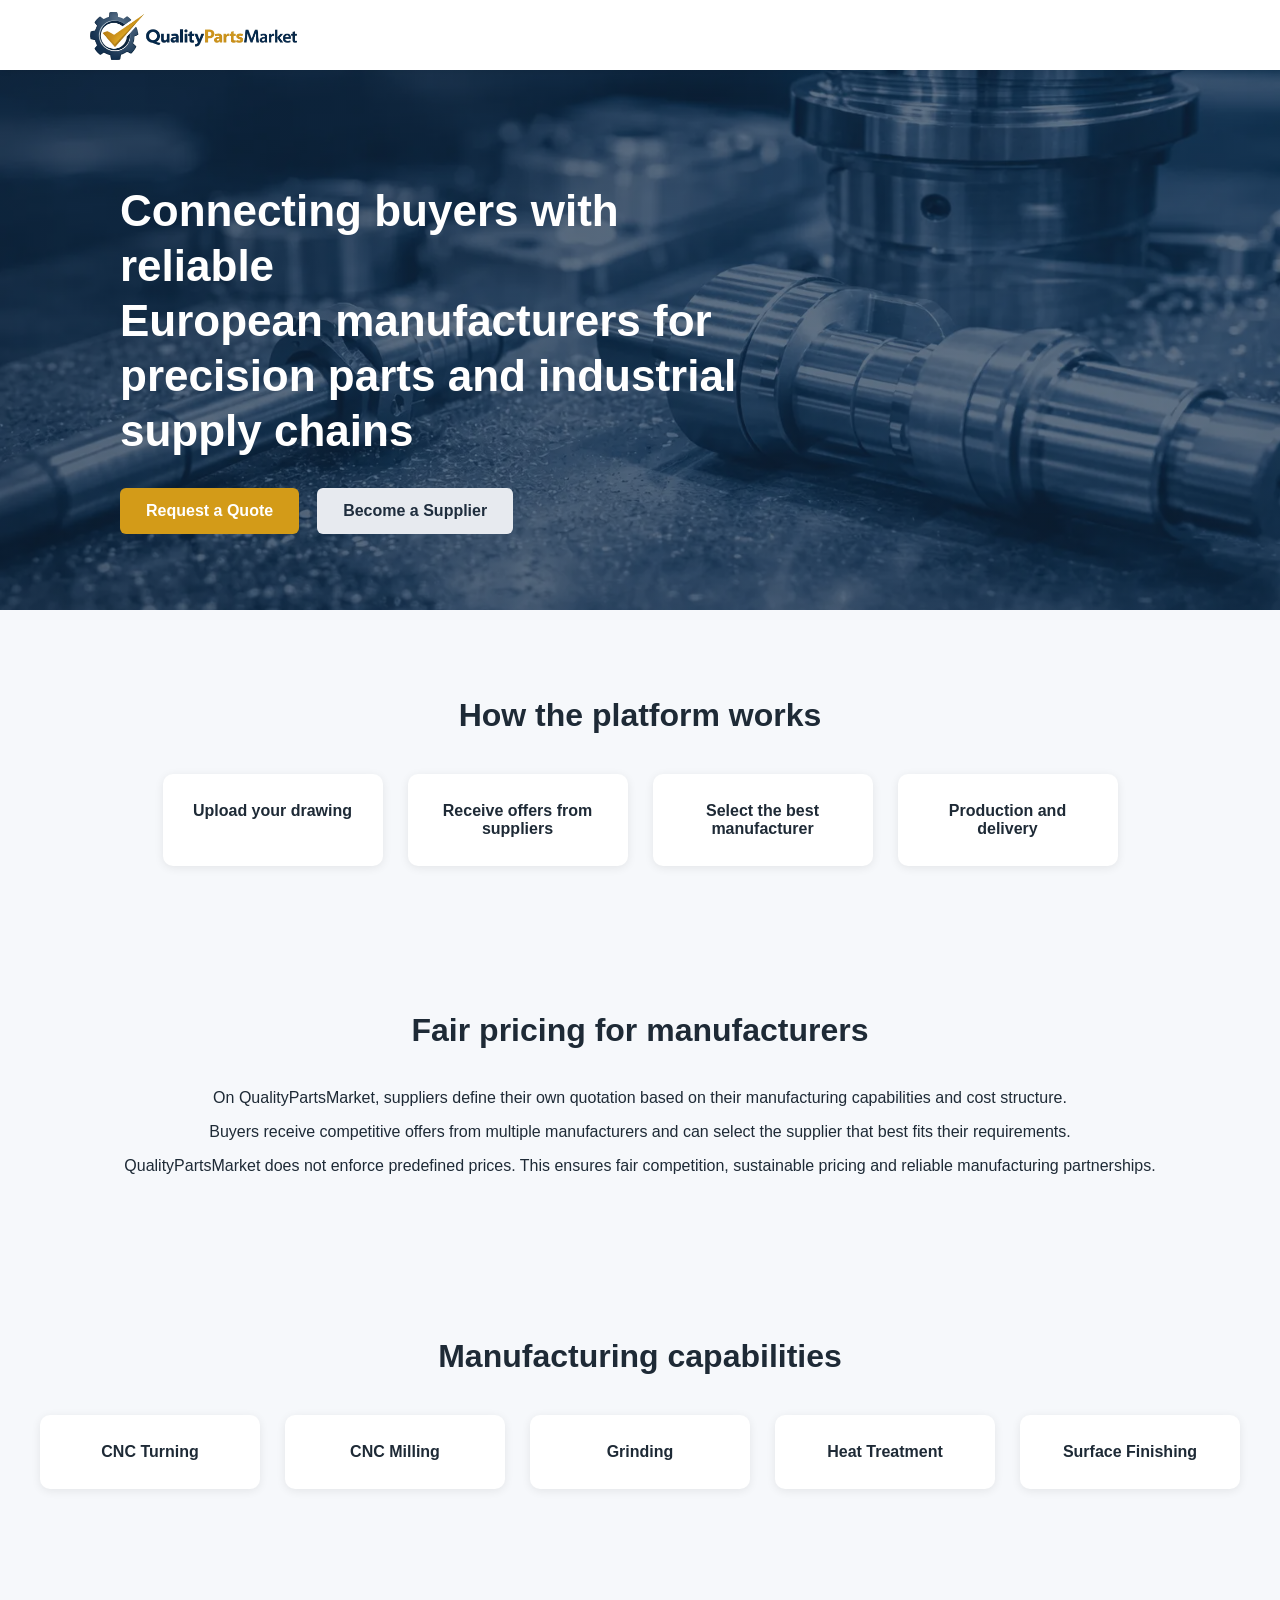
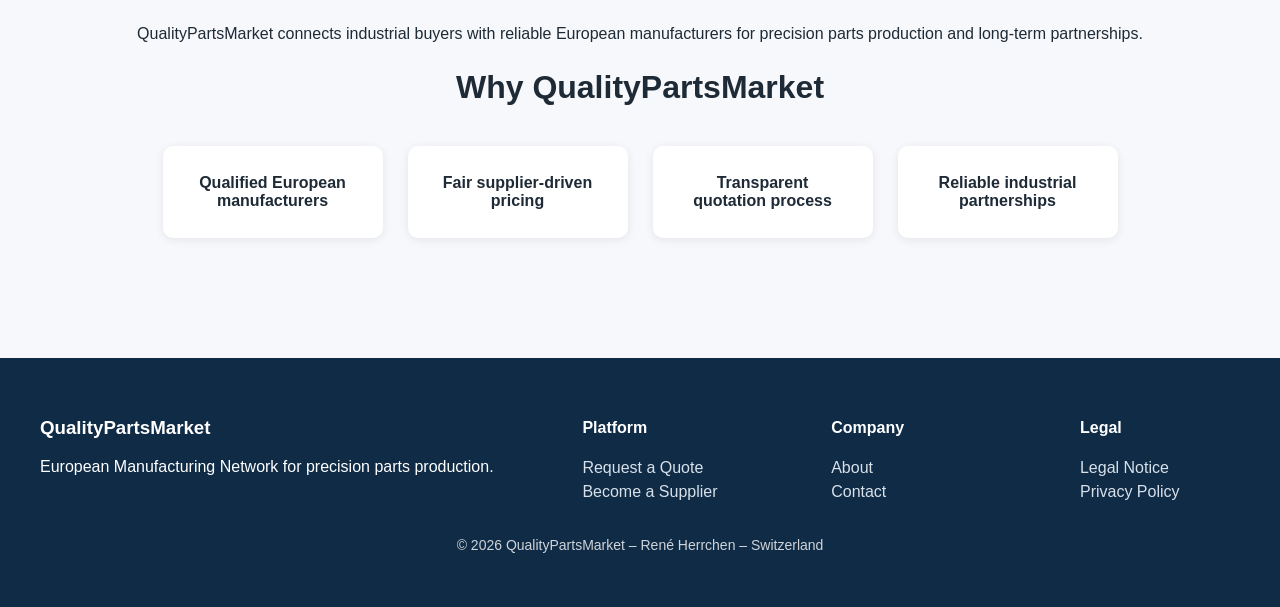
<file: index.html>
<!DOCTYPE html>
<html lang="en">

<head>
<meta http-equiv="X-UA-Compatible" content="IE=edge">
<meta charset="UTF-8">
<meta name="viewport" content="width=device-width, initial-scale=1.0">
 <meta name="google-site-verification" content="YRRh6jvBiPgsqxbRXpFUyRfganm4lP1V1yTXE7MvlhQ" />

<title>QualityPartsMarket | European CNC Machining & Precision Parts Marketplace</title>

<meta name="description" content="QualityPartsMarket connects buyers with reliable European manufacturers for CNC machining, turning, milling, grinding and precision parts production.">

<meta name="keywords" content="CNC machining marketplace, CNC turning Europe, CNC milling suppliers, precision parts manufacturers, European manufacturing network">

<meta name="author" content="QualityPartsMarket">

<meta name="robots" content="index, follow">

<link rel="canonical" href="https://ligone-token.github.io/qualitypartsmarket/">

<!-- Open Graph -->

<meta property="og:title" content="QualityPartsMarket – European Manufacturing Network">
<meta property="og:description" content="Connect with reliable European manufacturers for CNC machining and precision parts production.">
<meta property="og:type" content="website">
<meta property="og:url" content="https://ligone-token.github.io/qualitypartsmarket/">
<meta property="og:image" content="https://ligone-token.github.io/qualitypartsmarket/images/hero.webp">

<!-- Twitter -->

<meta name="twitter:card" content="summary_large_image">
<meta name="twitter:title" content="QualityPartsMarket">
<meta name="twitter:description" content="European marketplace for CNC machining and precision parts manufacturing.">

<!-- Structured Data -->

<script type="application/ld+json">
{
 "@context": "https://schema.org",
 "@type": "Organization",
 "name": "QualityPartsMarket",
 "url": "https://ligone-token.github.io/qualitypartsmarket/",
 "logo": "https://ligone-token.github.io/qualitypartsmarket/logo1.png",
 "description": "European marketplace connecting buyers with manufacturers for CNC machining and precision parts."
}
</script>

<link rel="stylesheet" href="style.css">

</head>

<body>

<header class="header">

<img src="logo1.png" alt="QualityPartsMarket CNC machining marketplace logo" class="logo">

</header>


<section class="hero">

<div class="hero-inner">

<h1>
Connecting buyers with reliable<br>
European manufacturers for<br>
precision parts and industrial supply chains
</h1>

<div class="buttons">

<a href="rfq.html" class="btn-main">Request a Quote</a>
<a href="supplier.html" class="btn-alt">Become a Supplier</a>

</div>

</div>

</section>


<section class="section">

<h2>How the platform works</h2>

<div class="cards">

<a href="rfq.html" class="card">Upload your drawing</a>
<a href="rfq.html" class="card">Receive offers from suppliers</a>
<a href="rfq.html" class="card">Select the best manufacturer</a>
<a href="rfq.html" class="card">Production and delivery</a>

</div>

</section>

 <section class="section">

<h2>Fair pricing for manufacturers</h2>

<p>
On QualityPartsMarket, suppliers define their own quotation based on their
manufacturing capabilities and cost structure.
</p>

<p>
Buyers receive competitive offers from multiple manufacturers and can
select the supplier that best fits their requirements.
</p>

<p>
QualityPartsMarket does not enforce predefined prices. This ensures fair
competition, sustainable pricing and reliable manufacturing partnerships.
</p>

</section>

<section class="section">

<h2>Manufacturing capabilities</h2>

<div class="cards">

<a href="supplier.html" class="card">CNC Turning</a>
<a href="supplier.html" class="card">CNC Milling</a>
<a href="supplier.html" class="card">Grinding</a>
<a href="supplier.html" class="card">Heat Treatment</a>
<a href="supplier.html" class="card">Surface Finishing</a>

</div>

</section>

 <section class="section">

<p>
QualityPartsMarket connects industrial buyers with reliable European
manufacturers for precision parts production and long-term partnerships.
</p>

<h2>Why QualityPartsMarket</h2>

<div class="cards">

<div class="card">
Qualified European manufacturers
</div>

<div class="card">
Fair supplier-driven pricing
</div>

<div class="card">
Transparent quotation process
</div>

<div class="card">
Reliable industrial partnerships
</div>

</div>

</section>
<footer class="footer">

<div class="footer-container">

<div class="footer-col">
<h3>QualityPartsMarket</h3>
<p>European Manufacturing Network for precision parts production.</p>
</div>

<div class="footer-col">
<h4>Platform</h4>
<a href="rfq.html">Request a Quote</a>
<a href="supplier.html">Become a Supplier</a>
</div>

<div class="footer-col">
<h4>Company</h4>
<a href="about.html">About</a>
<a href="contact.html">Contact</a>
</div>

<div class="footer-col">
<h4>Legal</h4>
<a href="legal.html">Legal Notice</a>
<a href="privacy.html">Privacy Policy</a>
</div>

</div>

<p class="footer-bottom">
© 2026 QualityPartsMarket – René Herrchen – Switzerland
</p>

</footer>

</body>
</html>
</file>
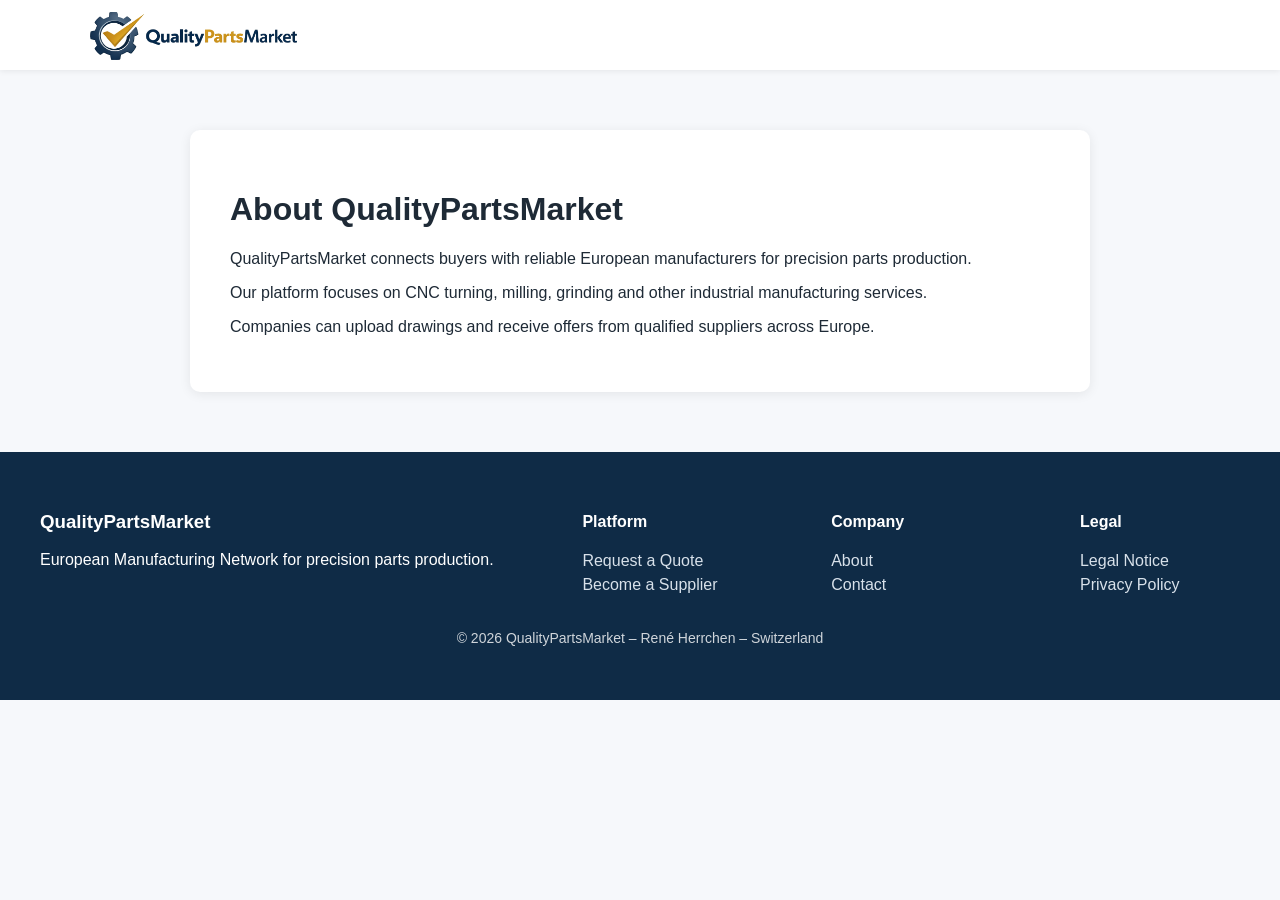
<file: about.html>
<!DOCTYPE html>
<html lang="en">
<head>
<meta charset="UTF-8">
<meta name="viewport" content="width=device-width, initial-scale=1.0">
<title>About | QualityPartsMarket</title>

<link rel="stylesheet" href="style.css">
</head>

<body>

<header class="header">
<img src="logo1.png" class="logo">
</header>

<div class="container">

<h1>About QualityPartsMarket</h1>

<p>
QualityPartsMarket connects buyers with reliable European manufacturers
for precision parts production.
</p>

<p>
Our platform focuses on CNC turning, milling, grinding and other
industrial manufacturing services.
</p>

<p>
Companies can upload drawings and receive offers from qualified suppliers
across Europe.
</p>

</div>
<footer class="footer">

<div class="footer-container">

<div class="footer-col">
<h3>QualityPartsMarket</h3>
<p>European Manufacturing Network for precision parts production.</p>
</div>

<div class="footer-col">
<h4>Platform</h4>
<a href="rfq.html">Request a Quote</a>
<a href="supplier.html">Become a Supplier</a>
</div>

<div class="footer-col">
<h4>Company</h4>
<a href="about.html">About</a>
<a href="contact.html">Contact</a>
</div>

<div class="footer-col">
<h4>Legal</h4>
<a href="legal.html">Legal Notice</a>
<a href="privacy.html">Privacy Policy</a>
</div>

</div>

<p class="footer-bottom">
© 2026 QualityPartsMarket – René Herrchen – Switzerland
</p>

</footer>
</body>
</html>
</file>
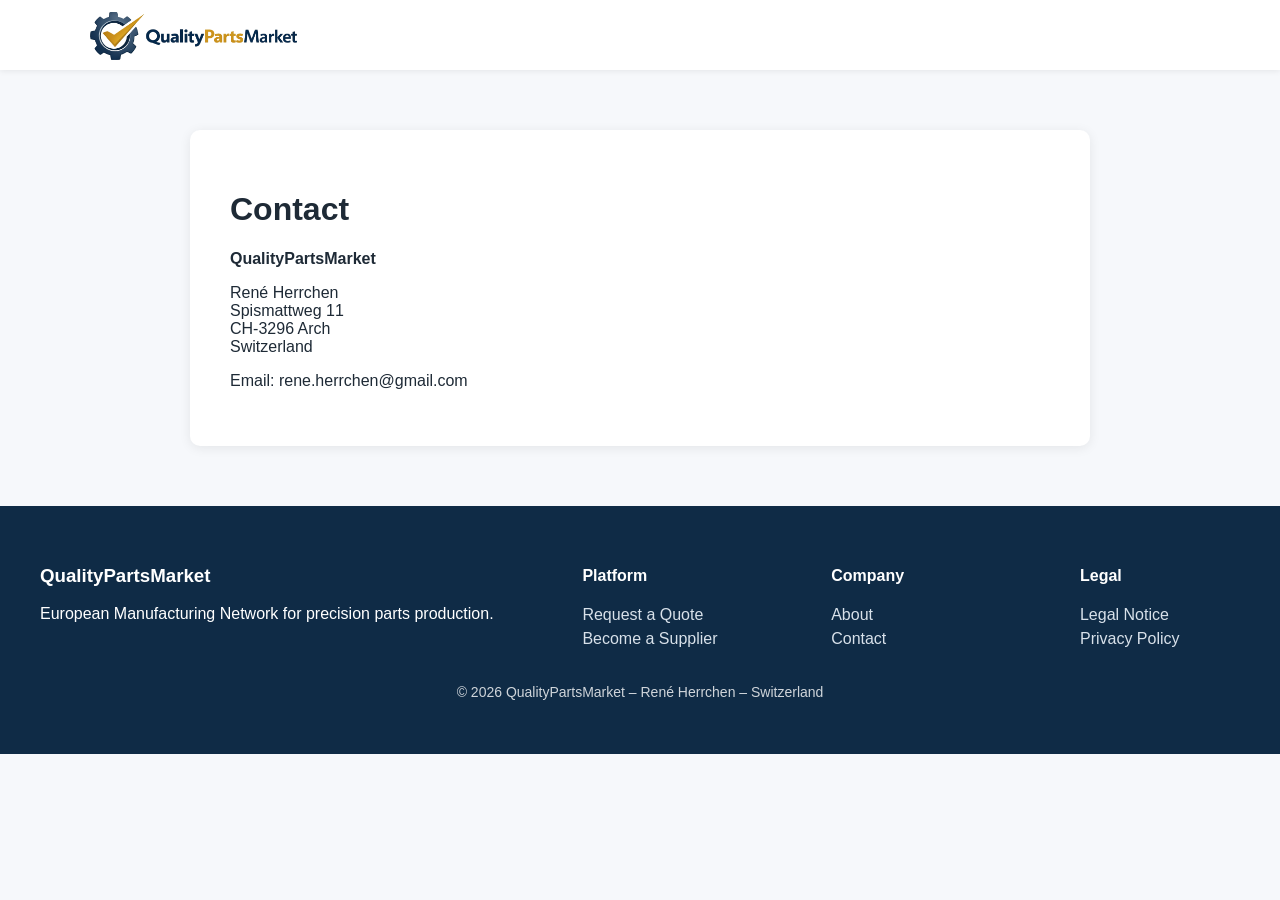
<file: contact.html>
<!DOCTYPE html>
<html lang="en">
<head>
<meta charset="UTF-8">
<meta name="viewport" content="width=device-width, initial-scale=1.0">
<title>Contact | QualityPartsMarket</title>

<link rel="stylesheet" href="style.css">
</head>

<body>

<header class="header">
<img src="logo1.png" class="logo">
</header>

<div class="container">

<h1>Contact</h1>

<p><strong>QualityPartsMarket</strong></p>

<p>
René Herrchen<br>
Spismattweg 11<br>
CH-3296 Arch<br>
Switzerland
</p>

<p>Email: rene.herrchen@gmail.com</p>

</div>
<footer class="footer">

<div class="footer-container">

<div class="footer-col">
<h3>QualityPartsMarket</h3>
<p>European Manufacturing Network for precision parts production.</p>
</div>

<div class="footer-col">
<h4>Platform</h4>
<a href="rfq.html">Request a Quote</a>
<a href="supplier.html">Become a Supplier</a>
</div>

<div class="footer-col">
<h4>Company</h4>
<a href="about.html">About</a>
<a href="contact.html">Contact</a>
</div>

<div class="footer-col">
<h4>Legal</h4>
<a href="legal.html">Legal Notice</a>
<a href="privacy.html">Privacy Policy</a>
</div>

</div>

<p class="footer-bottom">
© 2026 QualityPartsMarket – René Herrchen – Switzerland
</p>

</footer>
</body>
</html>
</file>
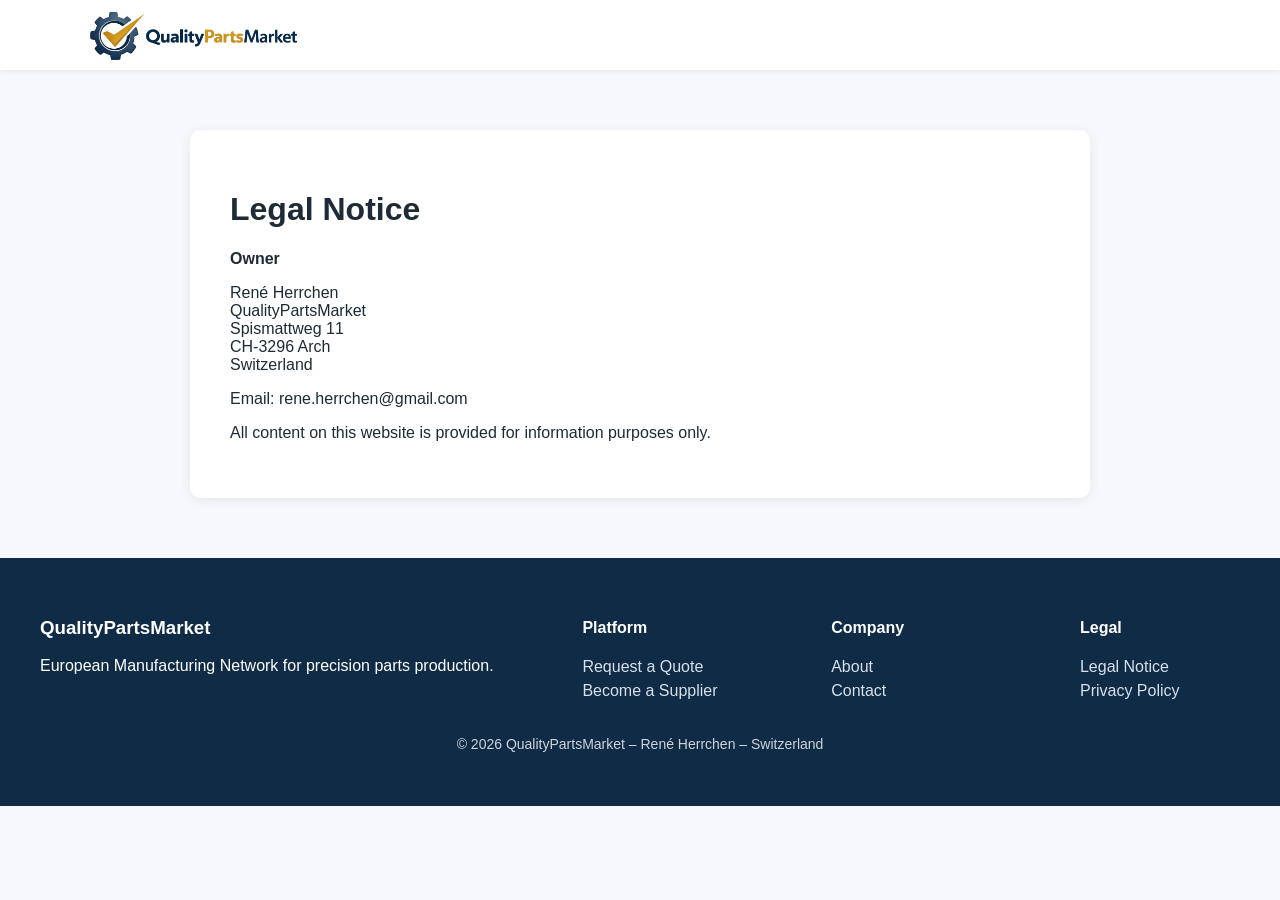
<file: legal.html>
<!DOCTYPE html>
<html lang="en">
<head>
<meta charset="UTF-8">
<meta name="viewport" content="width=device-width, initial-scale=1.0">
<title>Legal Notice | QualityPartsMarket</title>

<link rel="stylesheet" href="style.css">
</head>

<body>

<header class="header">
<img src="logo1.png" class="logo">
</header>

<div class="container">

<h1>Legal Notice</h1>

<p><strong>Owner</strong></p>

<p>
René Herrchen<br>
QualityPartsMarket<br>
Spismattweg 11<br>
CH-3296 Arch<br>
Switzerland
</p>

<p>Email: rene.herrchen@gmail.com</p>

<p>
All content on this website is provided for information purposes only.
</p>

</div>
<footer class="footer">

<div class="footer-container">

<div class="footer-col">
<h3>QualityPartsMarket</h3>
<p>European Manufacturing Network for precision parts production.</p>
</div>

<div class="footer-col">
<h4>Platform</h4>
<a href="rfq.html">Request a Quote</a>
<a href="supplier.html">Become a Supplier</a>
</div>

<div class="footer-col">
<h4>Company</h4>
<a href="about.html">About</a>
<a href="contact.html">Contact</a>
</div>

<div class="footer-col">
<h4>Legal</h4>
<a href="legal.html">Legal Notice</a>
<a href="privacy.html">Privacy Policy</a>
</div>

</div>

<p class="footer-bottom">
© 2026 QualityPartsMarket – René Herrchen – Switzerland
</p>

</footer>
</body>
</html>
</file>
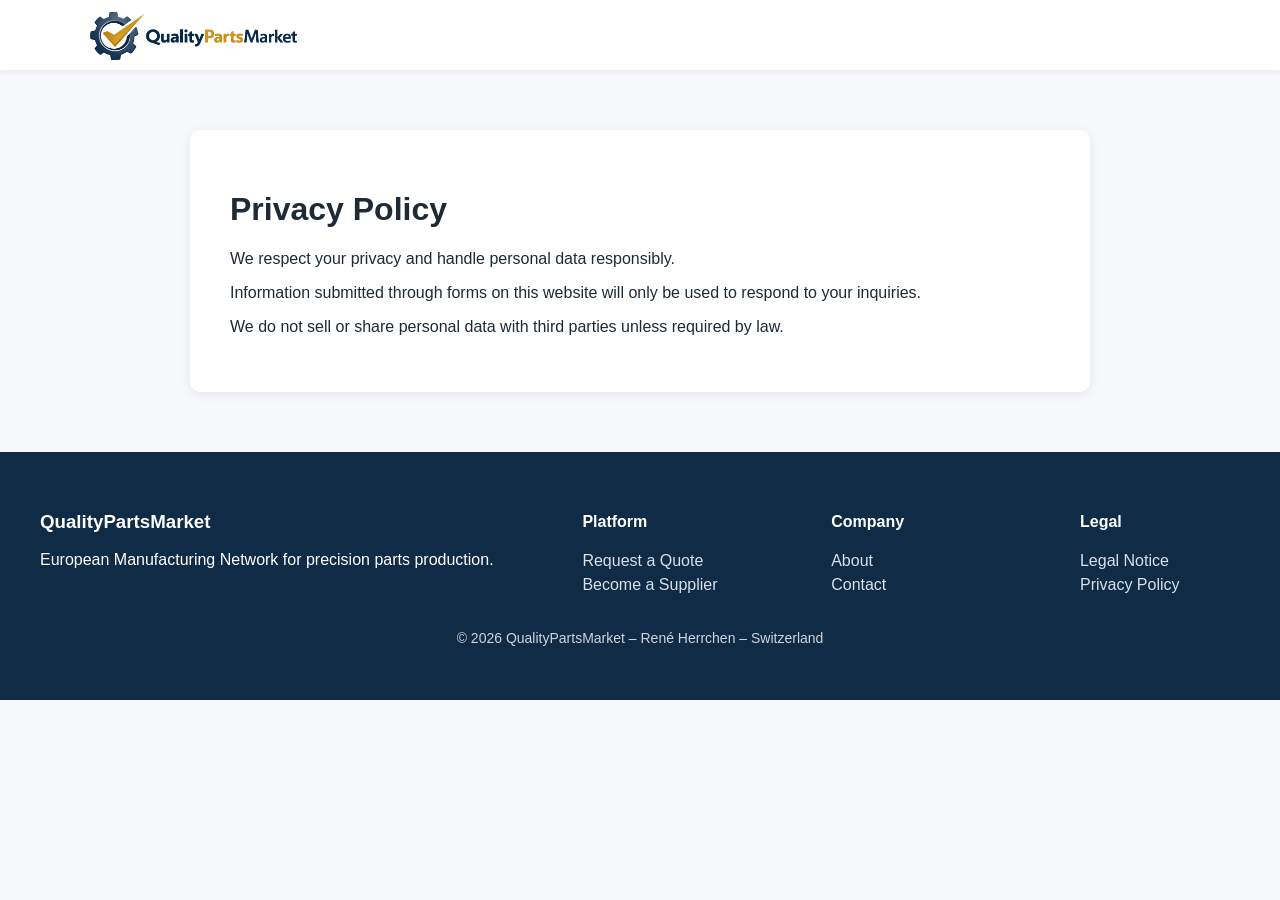
<file: privacy.html>
<!DOCTYPE html>
<html lang="en">
<head>
<meta charset="UTF-8">
<meta name="viewport" content="width=device-width, initial-scale=1.0">
<title>Privacy Policy | QualityPartsMarket</title>

<link rel="stylesheet" href="style.css">
</head>

<body>

<header class="header">
<img src="logo1.png" class="logo">
</header>

<div class="container">

<h1>Privacy Policy</h1>

<p>
We respect your privacy and handle personal data responsibly.
</p>

<p>
Information submitted through forms on this website will only be used
to respond to your inquiries.
</p>

<p>
We do not sell or share personal data with third parties unless required
by law.
</p>

</div>
<footer class="footer">

<div class="footer-container">

<div class="footer-col">
<h3>QualityPartsMarket</h3>
<p>European Manufacturing Network for precision parts production.</p>
</div>

<div class="footer-col">
<h4>Platform</h4>
<a href="rfq.html">Request a Quote</a>
<a href="supplier.html">Become a Supplier</a>
</div>

<div class="footer-col">
<h4>Company</h4>
<a href="about.html">About</a>
<a href="contact.html">Contact</a>
</div>

<div class="footer-col">
<h4>Legal</h4>
<a href="legal.html">Legal Notice</a>
<a href="privacy.html">Privacy Policy</a>
</div>

</div>

<p class="footer-bottom">
© 2026 QualityPartsMarket – René Herrchen – Switzerland
</p>

</footer>
</body>
</html>
</file>
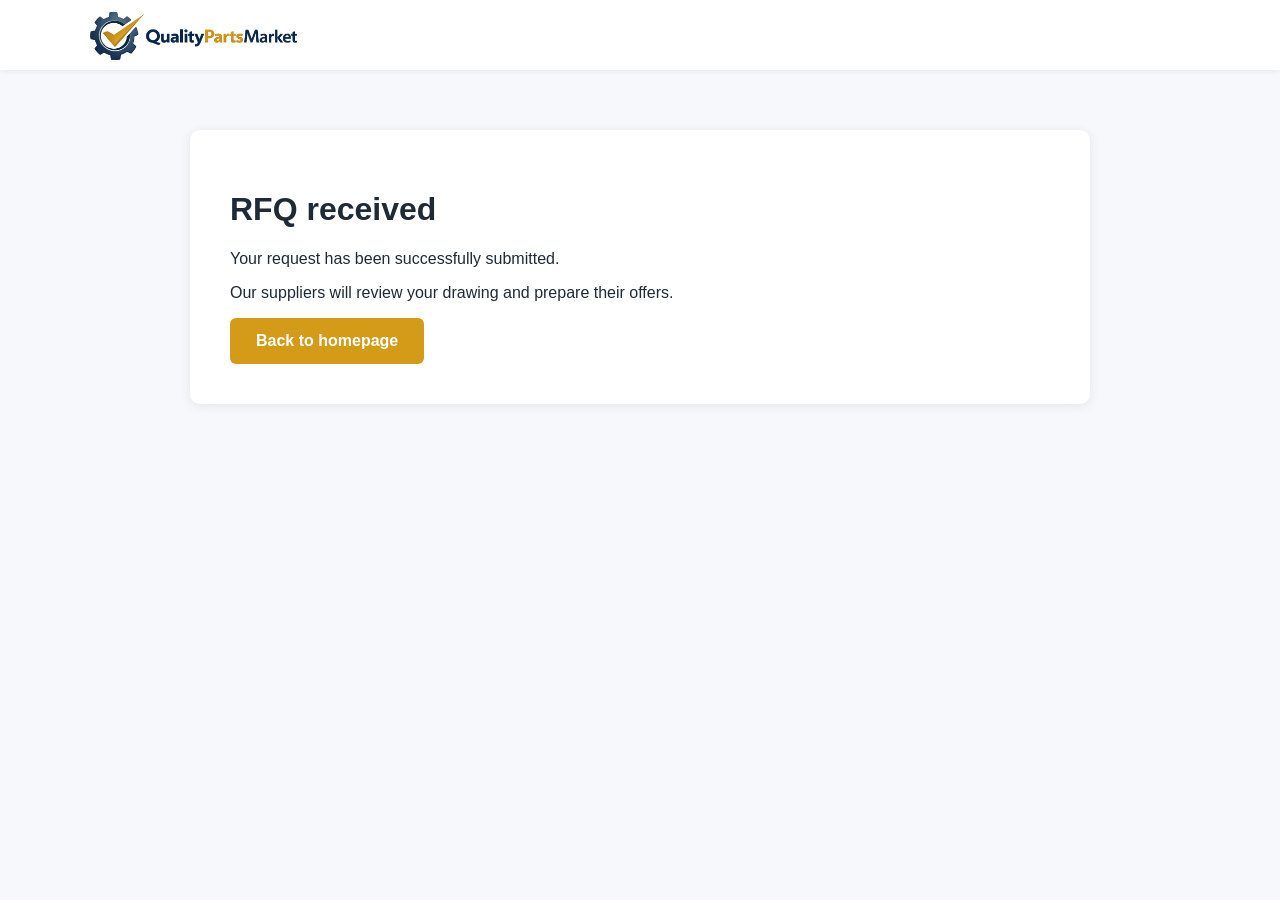
<file: rfq-received.html>
<!DOCTYPE html>
<html lang="en">
<head>
<meta charset="UTF-8">
<meta name="viewport" content="width=device-width, initial-scale=1.0">
<title>RFQ Received</title>
<link rel="stylesheet" href="style.css">
</head>

<body>

<header class="header">
<img src="logo1.png" class="logo">
</header>

<div class="container">

<h1>RFQ received</h1>

<p>Your request has been successfully submitted.</p>

<p>Our suppliers will review your drawing and prepare their offers.</p>

<a href="index.html" class="btn-main">Back to homepage</a>

</div>

</body>
</html>
</file>
<file: style.css>
*{
box-sizing:border-box;
}

body{
margin:0;
font-family:Arial, Helvetica, sans-serif;
background:#f6f8fb;
color:#1e2a36;
}

/* HEADER */

.header{
height:70px;
background:#ffffff;
display:flex;
align-items:center;
padding:0 50px;
box-shadow:0 1px 6px rgba(0,0,0,0.08);
position:relative;
}

.logo{
height:200px;
width:auto;
position:absolute;
top:55%;
transform:translateY(-48%);
}

/* HERO */

.hero{
height:540px;
background:
linear-gradient(rgba(14,40,68,0.65),rgba(14,40,68,0.65)),
url("images/hero.webp");
background-size:cover;
background-position:center;
display:flex;
align-items:center;
}

.hero-inner{
width:620px;
margin-left:120px;
}

.hero h1{
font-size:44px;
line-height:1.25;
color:white;
margin-bottom:30px;
}

/* BUTTONS */

.buttons{
display:flex;
gap:18px;
flex-wrap:wrap;
}

.btn-main,
.btn-alt{
padding:14px 26px;
border-radius:6px;
font-weight:600;
text-decoration:none;
display:inline-block;
width:auto;
}

.btn-main{
background:#d39b18;
color:white;
}

.btn-alt{
background:#e7eaef;
color:#1f2d3d;
}

/* SECTION */

.section{
padding:60px 40px;
text-align:center;
}

.section h2{
font-size:32px;
margin-bottom:40px;
}

/* CARDS */

.cards{
display:flex;
justify-content:center;
flex-wrap:wrap;
gap:25px;
}

.card{
background:white;
padding:28px;
border-radius:10px;
width:220px;
box-shadow:0 2px 10px rgba(0,0,0,0.08);
font-weight:600;
}

/* CONTAINER */

.container{
max-width:900px;
margin:60px auto;
background:white;
padding:40px;
border-radius:10px;
box-shadow:0 2px 12px rgba(0,0,0,0.08);
}

/* FORM */

label{
font-weight:600;
display:block;
margin-top:20px;
}

input, textarea{
width:100%;
padding:12px;
margin-top:6px;
border:1px solid #d9dde2;
border-radius:6px;
font-size:15px;
box-sizing:border-box;
}

textarea{
height:120px;
}

/* BUTTON */

button{
margin-top:30px;
background:#d39b18;
color:white;
padding:14px 26px;
border:none;
border-radius:6px;
font-size:16px;
font-weight:600;
cursor:pointer;
}

button:hover{
opacity:0.9;
}

/* FOOTER */

.footer{
background:#0f2b46;
color:white;
padding:40px 40px;
margin-top:60px;
}

.footer-container{
display:flex;
justify-content:space-between;
flex-wrap:wrap;
max-width:1200px;
margin:auto;
gap:30px;
}

.footer-col{
min-width:160px;
}

.footer-col a{
display:block;
color:#d8e1ea;
text-decoration:none;
margin-bottom:6px;
}

.footer-bottom{
text-align:center;
margin-top:30px;
font-size:14px;
opacity:0.8;
}

/* MOBILE */

@media (max-width:768px){

.header{
height:70px;
padding:0 20px;
display:flex;
align-items:center;
position:relative;
}

.logo{
height:200px;
width:auto;
position:absolute;
top:53%;
left:5px;
transform:translateY(-47%);
}

.hero{
height:auto;
padding:60px 20px;
}

.hero-inner{
margin-left:0;
width:100%;
}

.hero h1{
font-size:28px;
line-height:1.35;
}

.hero .buttons{
flex-direction:column;
gap:12px;
align-items:center;
}

.hero .btn-main,
.hero .btn-alt{
width:auto;
max-width:260px;
text-align:center;
}

.section{
padding:40px 20px;
}

.cards{
flex-direction:column;
align-items:center;
}

.card{
width:100%;
max-width:320px;
}

.container{
margin:30px 20px;
padding:30px;
}

.footer-container{
flex-direction:column;
gap:20px;
}

.footer{
padding:30px 20px;
}

}
.card{
background:white;
padding:28px;
border-radius:10px;
width:220px;
box-shadow:0 2px 10px rgba(0,0,0,0.08);
font-weight:600;
text-decoration:none;
color:#1e2a36;
display:block;
}
.card:hover{
transform:translateY(-3px);
box-shadow:0 6px 18px rgba(0,0,0,0.12);
}
</file>
